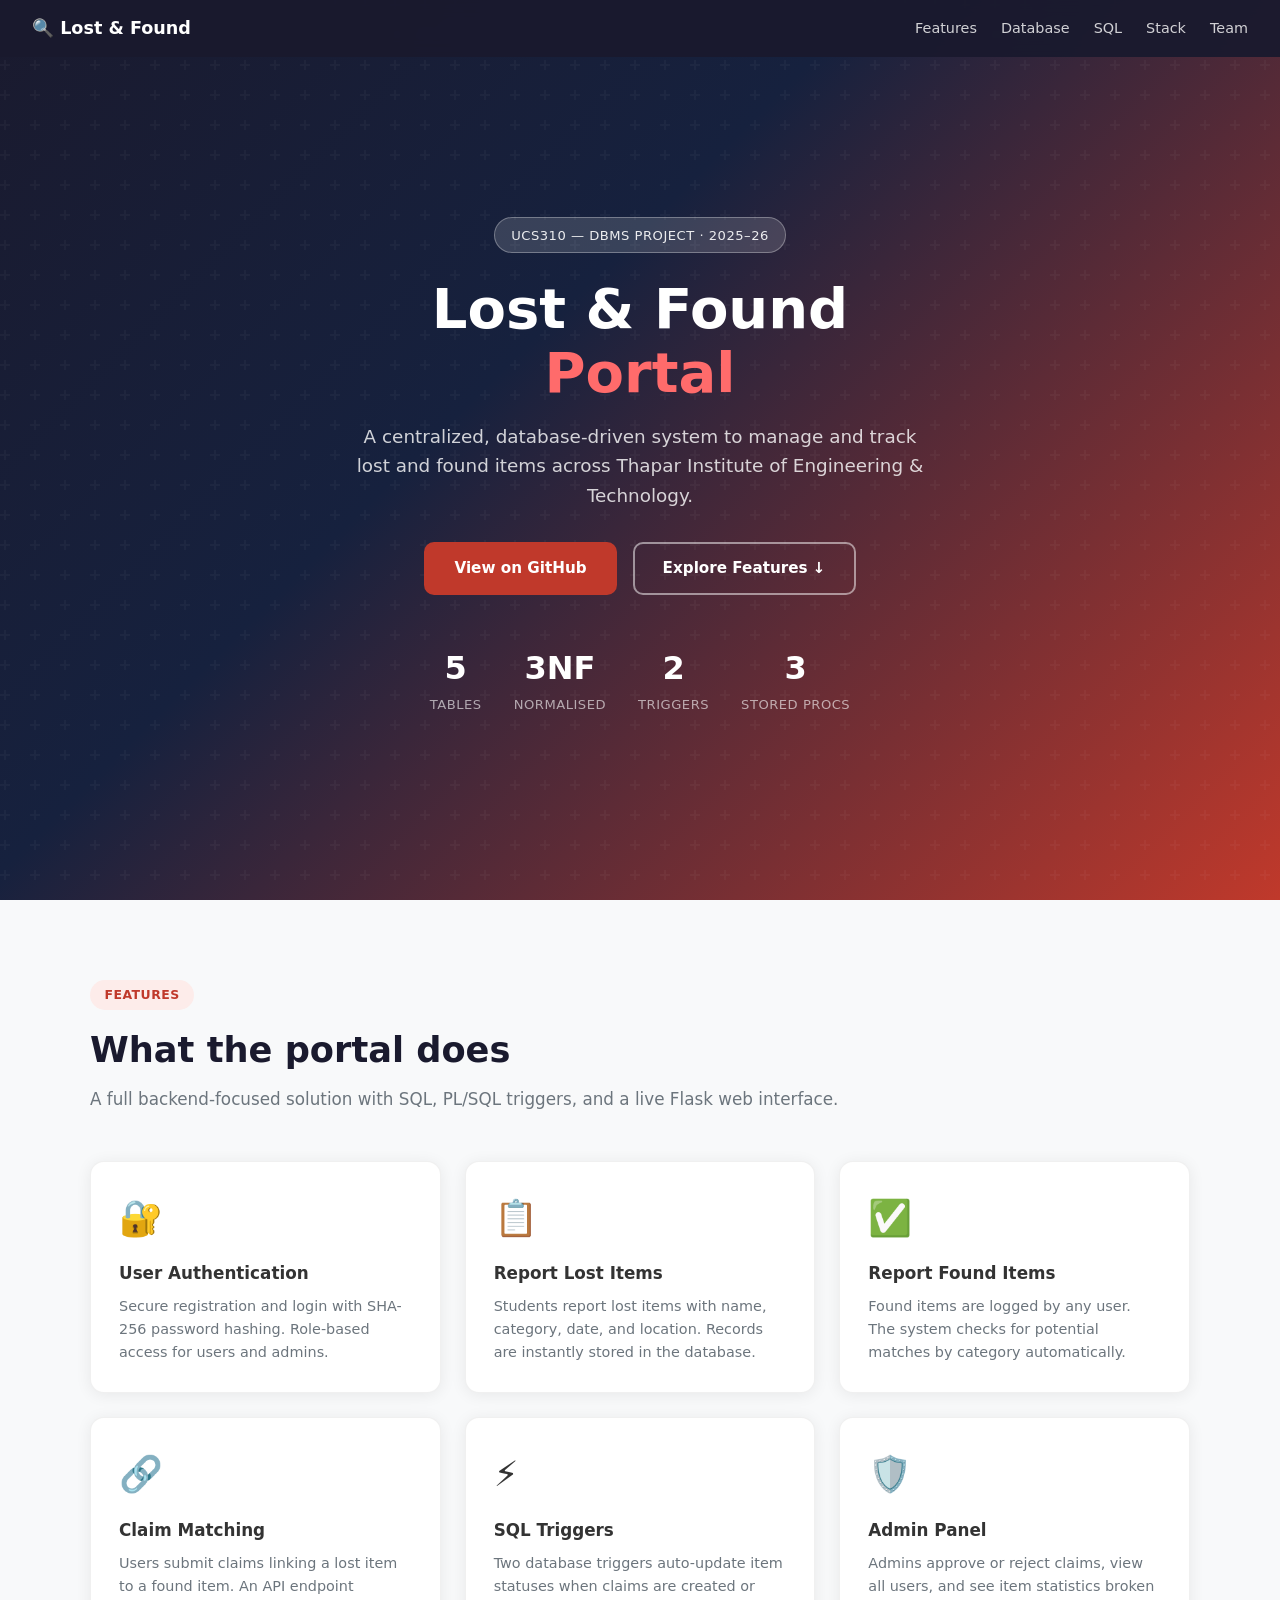
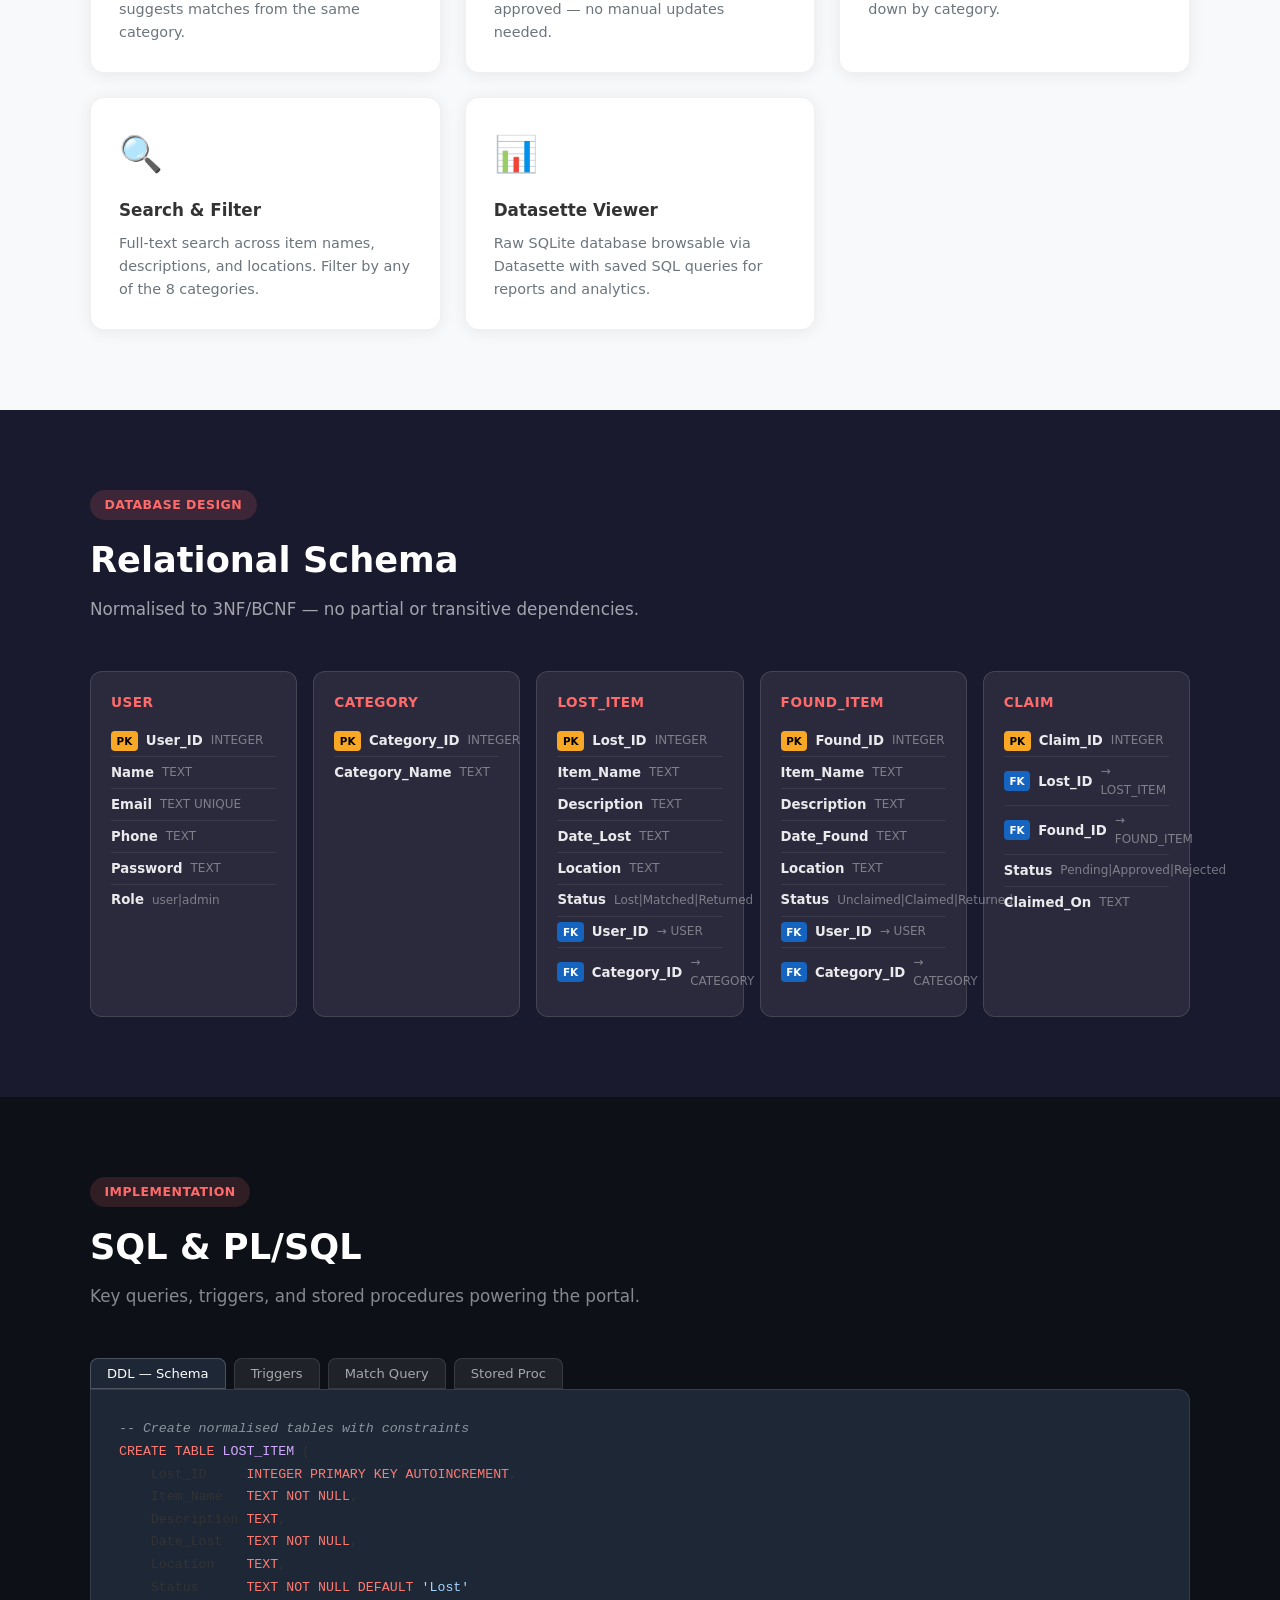
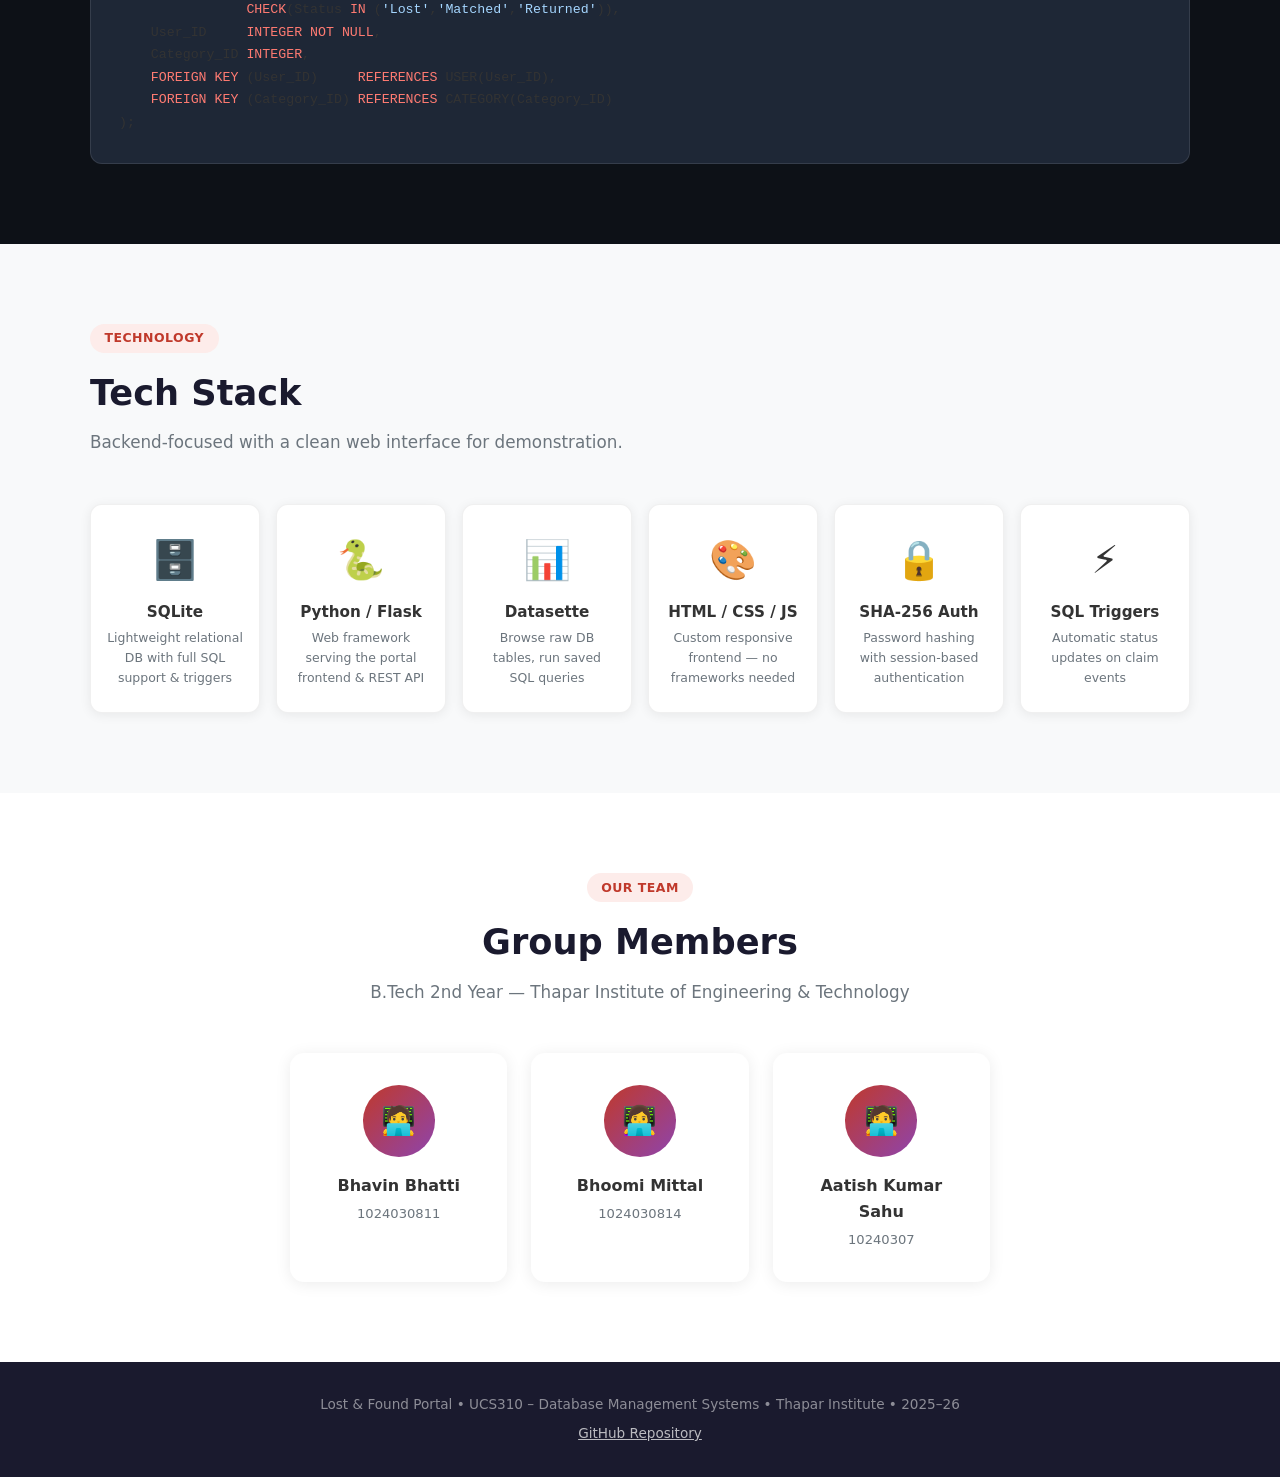
<file: docs/index.html>
<!DOCTYPE html>
<html lang="en">
<head>
  <meta charset="UTF-8"/>
  <meta name="viewport" content="width=device-width, initial-scale=1"/>
  <title>Lost & Found Portal — TIET DBMS Project</title>
  <style>
    *, *::before, *::after { box-sizing: border-box; margin: 0; padding: 0; }

    :root {
      --red: #c0392b;
      --red-light: #e74c3c;
      --green: #27ae60;
      --blue: #2980b9;
      --dark: #1a1a2e;
      --card-bg: #ffffff;
      --gray: #6c757d;
      --light: #f8f9fa;
    }

    html { scroll-behavior: smooth; }

    body {
      font-family: 'Segoe UI', system-ui, -apple-system, sans-serif;
      background: var(--light);
      color: #333;
      line-height: 1.6;
    }

    /* NAV */
    nav {
      position: fixed; top: 0; left: 0; right: 0; z-index: 100;
      background: rgba(26,26,46,.95);
      backdrop-filter: blur(8px);
      display: flex; align-items: center; justify-content: space-between;
      padding: .9rem 2rem;
    }
    .nav-brand { color: #fff; font-weight: 800; font-size: 1.1rem; text-decoration: none; display: flex; align-items: center; gap: .5rem; }
    .nav-links { display: flex; gap: 1.5rem; }
    .nav-links a { color: rgba(255,255,255,.8); text-decoration: none; font-size: .9rem; transition: color .2s; }
    .nav-links a:hover { color: #fff; }

    /* HERO */
    .hero {
      min-height: 100vh;
      background: linear-gradient(135deg, #1a1a2e 0%, #16213e 40%, #c0392b 100%);
      display: flex; align-items: center; justify-content: center;
      text-align: center;
      padding: 6rem 2rem 4rem;
      position: relative;
      overflow: hidden;
    }
    .hero::before {
      content: '';
      position: absolute; inset: 0;
      background: url("data:image/svg+xml,%3Csvg width='60' height='60' viewBox='0 0 60 60' xmlns='http://www.w3.org/2000/svg'%3E%3Cg fill='none' fill-rule='evenodd'%3E%3Cg fill='%23ffffff' fill-opacity='0.03'%3E%3Cpath d='M36 34v-4h-2v4h-4v2h4v4h2v-4h4v-2h-4zm0-30V0h-2v4h-4v2h4v4h2V6h4V4h-4zM6 34v-4H4v4H0v2h4v4h2v-4h4v-2H6zM6 4V0H4v4H0v2h4v4h2V6h4V4H6z'/%3E%3C/g%3E%3C/g%3E%3C/svg%3E");
    }
    .hero-content { position: relative; max-width: 800px; }
    .hero-badge {
      display: inline-block;
      background: rgba(255,255,255,.15);
      border: 1px solid rgba(255,255,255,.3);
      color: rgba(255,255,255,.9);
      padding: .4rem 1rem;
      border-radius: 999px;
      font-size: .82rem;
      letter-spacing: .5px;
      text-transform: uppercase;
      margin-bottom: 1.5rem;
    }
    .hero h1 {
      color: #fff;
      font-size: clamp(2.2rem, 5vw, 3.5rem);
      font-weight: 900;
      line-height: 1.15;
      margin-bottom: 1rem;
    }
    .hero h1 span { color: #ff6b6b; }
    .hero p {
      color: rgba(255,255,255,.8);
      font-size: 1.15rem;
      max-width: 580px;
      margin: 0 auto 2rem;
    }
    .hero-cta { display: flex; gap: 1rem; justify-content: center; flex-wrap: wrap; }
    .btn {
      display: inline-flex; align-items: center; gap: .5rem;
      padding: .75rem 1.75rem;
      border-radius: 10px;
      font-size: .95rem;
      font-weight: 700;
      text-decoration: none;
      transition: all .2s;
      border: 2px solid transparent;
    }
    .btn-primary { background: var(--red); color: #fff; border-color: var(--red); }
    .btn-primary:hover { background: #a93226; }
    .btn-outline { background: transparent; color: #fff; border-color: rgba(255,255,255,.5); }
    .btn-outline:hover { background: rgba(255,255,255,.1); }

    .hero-stats {
      display: flex; gap: 2rem; justify-content: center; flex-wrap: wrap;
      margin-top: 3rem;
    }
    .hero-stat { text-align: center; }
    .hero-stat .num { color: #fff; font-size: 2rem; font-weight: 900; }
    .hero-stat .lbl { color: rgba(255,255,255,.6); font-size: .82rem; text-transform: uppercase; letter-spacing: .5px; }

    /* SECTION */
    section { padding: 5rem 2rem; }
    .container { max-width: 1100px; margin: 0 auto; }
    .section-label {
      display: inline-block;
      background: #fdecea;
      color: var(--red);
      padding: .3rem .9rem;
      border-radius: 999px;
      font-size: .78rem;
      font-weight: 700;
      text-transform: uppercase;
      letter-spacing: .5px;
      margin-bottom: .75rem;
    }
    h2 { font-size: clamp(1.6rem, 3vw, 2.2rem); font-weight: 800; margin-bottom: .5rem; color: var(--dark); }
    .subtitle { color: var(--gray); margin-bottom: 3rem; font-size: 1.05rem; }

    /* FEATURES */
    .features-grid {
      display: grid;
      grid-template-columns: repeat(auto-fill, minmax(280px, 1fr));
      gap: 1.5rem;
    }
    .feature-card {
      background: var(--card-bg);
      border-radius: 14px;
      padding: 1.75rem;
      box-shadow: 0 2px 16px rgba(0,0,0,.07);
      border: 1px solid rgba(0,0,0,.06);
      transition: transform .2s, box-shadow .2s;
    }
    .feature-card:hover { transform: translateY(-4px); box-shadow: 0 8px 32px rgba(0,0,0,.12); }
    .feature-icon { font-size: 2.2rem; margin-bottom: .9rem; }
    .feature-card h3 { font-size: 1.05rem; font-weight: 700; margin-bottom: .5rem; }
    .feature-card p { color: var(--gray); font-size: .9rem; }

    /* DB SCHEMA */
    .schema-section { background: var(--dark); color: #fff; }
    .schema-section h2 { color: #fff; }
    .schema-section .subtitle { color: rgba(255,255,255,.6); }
    .tables-grid {
      display: grid;
      grid-template-columns: repeat(auto-fill, minmax(200px, 1fr));
      gap: 1rem;
    }
    .table-card {
      background: rgba(255,255,255,.07);
      border: 1px solid rgba(255,255,255,.12);
      border-radius: 12px;
      padding: 1.25rem;
    }
    .table-card h4 {
      color: #ff6b6b;
      font-size: .85rem;
      text-transform: uppercase;
      letter-spacing: .5px;
      margin-bottom: .75rem;
      font-weight: 700;
    }
    .field {
      display: flex;
      align-items: center;
      gap: .5rem;
      padding: .3rem 0;
      border-bottom: 1px solid rgba(255,255,255,.07);
      font-size: .83rem;
    }
    .field:last-child { border: none; }
    .field-name { color: rgba(255,255,255,.9); font-weight: 600; }
    .field-type { color: rgba(255,255,255,.4); font-size: .75rem; }
    .pk  { background: #f9a825; color: #000; padding: .1rem .35rem; border-radius: 4px; font-size: .65rem; font-weight: 800; }
    .fk  { background: #1565c0; color: #fff; padding: .1rem .35rem; border-radius: 4px; font-size: .65rem; font-weight: 800; }

    /* TECH STACK */
    .stack-grid {
      display: grid;
      grid-template-columns: repeat(auto-fill, minmax(160px, 1fr));
      gap: 1rem;
    }
    .stack-card {
      background: var(--card-bg);
      border-radius: 12px;
      padding: 1.5rem 1rem;
      text-align: center;
      box-shadow: 0 2px 12px rgba(0,0,0,.07);
      border: 1px solid rgba(0,0,0,.06);
    }
    .stack-icon { font-size: 2.4rem; margin-bottom: .6rem; }
    .stack-card h4 { font-size: .95rem; font-weight: 700; margin-bottom: .2rem; }
    .stack-card p { font-size: .78rem; color: var(--gray); }

    /* SQL SNIPPET */
    .sql-section { background: #0d1117; }
    .sql-section h2 { color: #fff; }
    .sql-section .subtitle { color: rgba(255,255,255,.5); }
    .sql-section .section-label { background: rgba(255,107,107,.15); color: #ff6b6b; }
    .code-tabs { display: flex; gap: .5rem; margin-bottom: 0; flex-wrap: wrap; }
    .tab-btn {
      background: rgba(255,255,255,.08);
      color: rgba(255,255,255,.6);
      border: 1px solid rgba(255,255,255,.1);
      padding: .45rem 1rem;
      border-radius: 8px 8px 0 0;
      font-size: .82rem;
      cursor: pointer;
      font-family: inherit;
      transition: all .15s;
    }
    .tab-btn.active { background: #1e2736; color: #fff; border-color: rgba(255,255,255,.2); }
    .code-block {
      background: #1e2736;
      border: 1px solid rgba(255,255,255,.1);
      border-radius: 0 12px 12px 12px;
      padding: 1.75rem;
      overflow-x: auto;
      display: none;
    }
    .code-block.active { display: block; }
    pre { font-family: 'Cascadia Code', 'Fira Code', monospace; font-size: .83rem; line-height: 1.7; }
    .kw  { color: #ff7b72; }
    .fn  { color: #d2a8ff; }
    .str { color: #a5d6ff; }
    .cm  { color: #8b949e; font-style: italic; }
    .num { color: #79c0ff; }

    /* TEAM */
    .team-grid {
      display: grid;
      grid-template-columns: repeat(3, 1fr);
      gap: 1.5rem;
      max-width: 700px;
      margin: 0 auto;
    }
    @media (max-width: 600px) { .team-grid { grid-template-columns: 1fr; } }
    .team-card {
      background: var(--card-bg);
      border-radius: 14px;
      padding: 2rem 1.5rem;
      text-align: center;
      box-shadow: 0 2px 16px rgba(0,0,0,.08);
    }
    .team-avatar {
      width: 72px; height: 72px;
      border-radius: 50%;
      background: linear-gradient(135deg, var(--red), #8e44ad);
      display: flex; align-items: center; justify-content: center;
      font-size: 1.75rem;
      margin: 0 auto 1rem;
    }
    .team-card h4 { font-size: 1rem; font-weight: 700; margin-bottom: .25rem; }
    .team-card .roll { color: var(--gray); font-size: .82rem; }

    /* FOOTER */
    footer {
      background: var(--dark);
      color: rgba(255,255,255,.5);
      text-align: center;
      padding: 2rem;
      font-size: .85rem;
    }
    footer a { color: rgba(255,255,255,.7); }

    @media (max-width: 768px) {
      nav { padding: .75rem 1rem; }
      .nav-links { display: none; }
      section { padding: 3.5rem 1.25rem; }
    }
  </style>
</head>
<body>

<!-- NAV -->
<nav>
  <a class="nav-brand" href="#">🔍 Lost &amp; Found</a>
  <div class="nav-links">
    <a href="#features">Features</a>
    <a href="#schema">Database</a>
    <a href="#sql">SQL</a>
    <a href="#stack">Stack</a>
    <a href="#team">Team</a>
  </div>
</nav>

<!-- HERO -->
<section class="hero">
  <div class="hero-content">
    <div class="hero-badge">UCS310 — DBMS Project · 2025–26</div>
    <h1>Lost &amp; Found<br/><span>Portal</span></h1>
    <p>A centralized, database-driven system to manage and track lost and found items across Thapar Institute of Engineering &amp; Technology.</p>
    <div class="hero-cta">
      <a href="https://github.com/SomaxSoma/bhavin-db" class="btn btn-primary">View on GitHub</a>
      <a href="#features" class="btn btn-outline">Explore Features ↓</a>
    </div>
    <div class="hero-stats">
      <div class="hero-stat"><div class="num">5</div><div class="lbl">Tables</div></div>
      <div class="hero-stat"><div class="num">3NF</div><div class="lbl">Normalised</div></div>
      <div class="hero-stat"><div class="num">2</div><div class="lbl">Triggers</div></div>
      <div class="hero-stat"><div class="num">3</div><div class="lbl">Stored Procs</div></div>
    </div>
  </div>
</section>

<!-- FEATURES -->
<section id="features">
  <div class="container">
    <div class="section-label">Features</div>
    <h2>What the portal does</h2>
    <p class="subtitle">A full backend-focused solution with SQL, PL/SQL triggers, and a live Flask web interface.</p>
    <div class="features-grid">
      <div class="feature-card">
        <div class="feature-icon">🔐</div>
        <h3>User Authentication</h3>
        <p>Secure registration and login with SHA-256 password hashing. Role-based access for users and admins.</p>
      </div>
      <div class="feature-card">
        <div class="feature-icon">📋</div>
        <h3>Report Lost Items</h3>
        <p>Students report lost items with name, category, date, and location. Records are instantly stored in the database.</p>
      </div>
      <div class="feature-card">
        <div class="feature-icon">✅</div>
        <h3>Report Found Items</h3>
        <p>Found items are logged by any user. The system checks for potential matches by category automatically.</p>
      </div>
      <div class="feature-card">
        <div class="feature-icon">🔗</div>
        <h3>Claim Matching</h3>
        <p>Users submit claims linking a lost item to a found item. An API endpoint suggests matches from the same category.</p>
      </div>
      <div class="feature-card">
        <div class="feature-icon">⚡</div>
        <h3>SQL Triggers</h3>
        <p>Two database triggers auto-update item statuses when claims are created or approved — no manual updates needed.</p>
      </div>
      <div class="feature-card">
        <div class="feature-icon">🛡️</div>
        <h3>Admin Panel</h3>
        <p>Admins approve or reject claims, view all users, and see item statistics broken down by category.</p>
      </div>
      <div class="feature-card">
        <div class="feature-icon">🔍</div>
        <h3>Search &amp; Filter</h3>
        <p>Full-text search across item names, descriptions, and locations. Filter by any of the 8 categories.</p>
      </div>
      <div class="feature-card">
        <div class="feature-icon">📊</div>
        <h3>Datasette Viewer</h3>
        <p>Raw SQLite database browsable via Datasette with saved SQL queries for reports and analytics.</p>
      </div>
    </div>
  </div>
</section>

<!-- DB SCHEMA -->
<section id="schema" class="schema-section">
  <div class="container">
    <div class="section-label" style="background:rgba(255,107,107,.15);color:#ff6b6b">Database Design</div>
    <h2>Relational Schema</h2>
    <p class="subtitle">Normalised to 3NF/BCNF — no partial or transitive dependencies.</p>
    <div class="tables-grid">
      <div class="table-card">
        <h4>USER</h4>
        <div class="field"><span class="pk">PK</span><span class="field-name">User_ID</span><span class="field-type">INTEGER</span></div>
        <div class="field"><span class="field-name">Name</span><span class="field-type">TEXT</span></div>
        <div class="field"><span class="field-name">Email</span><span class="field-type">TEXT UNIQUE</span></div>
        <div class="field"><span class="field-name">Phone</span><span class="field-type">TEXT</span></div>
        <div class="field"><span class="field-name">Password</span><span class="field-type">TEXT</span></div>
        <div class="field"><span class="field-name">Role</span><span class="field-type">user|admin</span></div>
      </div>
      <div class="table-card">
        <h4>CATEGORY</h4>
        <div class="field"><span class="pk">PK</span><span class="field-name">Category_ID</span><span class="field-type">INTEGER</span></div>
        <div class="field"><span class="field-name">Category_Name</span><span class="field-type">TEXT</span></div>
      </div>
      <div class="table-card">
        <h4>LOST_ITEM</h4>
        <div class="field"><span class="pk">PK</span><span class="field-name">Lost_ID</span><span class="field-type">INTEGER</span></div>
        <div class="field"><span class="field-name">Item_Name</span><span class="field-type">TEXT</span></div>
        <div class="field"><span class="field-name">Description</span><span class="field-type">TEXT</span></div>
        <div class="field"><span class="field-name">Date_Lost</span><span class="field-type">TEXT</span></div>
        <div class="field"><span class="field-name">Location</span><span class="field-type">TEXT</span></div>
        <div class="field"><span class="field-name">Status</span><span class="field-type">Lost|Matched|Returned</span></div>
        <div class="field"><span class="fk">FK</span><span class="field-name">User_ID</span><span class="field-type">→ USER</span></div>
        <div class="field"><span class="fk">FK</span><span class="field-name">Category_ID</span><span class="field-type">→ CATEGORY</span></div>
      </div>
      <div class="table-card">
        <h4>FOUND_ITEM</h4>
        <div class="field"><span class="pk">PK</span><span class="field-name">Found_ID</span><span class="field-type">INTEGER</span></div>
        <div class="field"><span class="field-name">Item_Name</span><span class="field-type">TEXT</span></div>
        <div class="field"><span class="field-name">Description</span><span class="field-type">TEXT</span></div>
        <div class="field"><span class="field-name">Date_Found</span><span class="field-type">TEXT</span></div>
        <div class="field"><span class="field-name">Location</span><span class="field-type">TEXT</span></div>
        <div class="field"><span class="field-name">Status</span><span class="field-type">Unclaimed|Claimed|Returned</span></div>
        <div class="field"><span class="fk">FK</span><span class="field-name">User_ID</span><span class="field-type">→ USER</span></div>
        <div class="field"><span class="fk">FK</span><span class="field-name">Category_ID</span><span class="field-type">→ CATEGORY</span></div>
      </div>
      <div class="table-card">
        <h4>CLAIM</h4>
        <div class="field"><span class="pk">PK</span><span class="field-name">Claim_ID</span><span class="field-type">INTEGER</span></div>
        <div class="field"><span class="fk">FK</span><span class="field-name">Lost_ID</span><span class="field-type">→ LOST_ITEM</span></div>
        <div class="field"><span class="fk">FK</span><span class="field-name">Found_ID</span><span class="field-type">→ FOUND_ITEM</span></div>
        <div class="field"><span class="field-name">Status</span><span class="field-type">Pending|Approved|Rejected</span></div>
        <div class="field"><span class="field-name">Claimed_On</span><span class="field-type">TEXT</span></div>
      </div>
    </div>
  </div>
</section>

<!-- SQL SNIPPETS -->
<section id="sql" class="sql-section">
  <div class="container">
    <div class="section-label">Implementation</div>
    <h2 style="color:#fff">SQL &amp; PL/SQL</h2>
    <p class="subtitle">Key queries, triggers, and stored procedures powering the portal.</p>
    <div class="code-tabs">
      <button class="tab-btn active" onclick="showTab('ddl')">DDL — Schema</button>
      <button class="tab-btn" onclick="showTab('trigger')">Triggers</button>
      <button class="tab-btn" onclick="showTab('match')">Match Query</button>
      <button class="tab-btn" onclick="showTab('proc')">Stored Proc</button>
    </div>
    <div id="ddl" class="code-block active"><pre><span class="cm">-- Create normalised tables with constraints</span>
<span class="kw">CREATE TABLE</span> <span class="fn">LOST_ITEM</span> (
    Lost_ID     <span class="kw">INTEGER PRIMARY KEY AUTOINCREMENT</span>,
    Item_Name   <span class="kw">TEXT NOT NULL</span>,
    Description <span class="kw">TEXT</span>,
    Date_Lost   <span class="kw">TEXT NOT NULL</span>,
    Location    <span class="kw">TEXT</span>,
    Status      <span class="kw">TEXT NOT NULL DEFAULT</span> <span class="str">'Lost'</span>
                <span class="kw">CHECK</span>(Status <span class="kw">IN</span> (<span class="str">'Lost'</span>,<span class="str">'Matched'</span>,<span class="str">'Returned'</span>)),
    User_ID     <span class="kw">INTEGER NOT NULL</span>,
    Category_ID <span class="kw">INTEGER</span>,
    <span class="kw">FOREIGN KEY</span> (User_ID)     <span class="kw">REFERENCES</span> USER(User_ID),
    <span class="kw">FOREIGN KEY</span> (Category_ID) <span class="kw">REFERENCES</span> CATEGORY(Category_ID)
);</pre></div>
    <div id="trigger" class="code-block"><pre><span class="cm">-- Trigger 1: Mark items Matched/Claimed when a claim is submitted</span>
<span class="kw">CREATE TRIGGER</span> <span class="fn">trg_claim_pending</span>
<span class="kw">AFTER INSERT ON</span> CLAIM
<span class="kw">BEGIN</span>
    <span class="kw">UPDATE</span> LOST_ITEM  <span class="kw">SET</span> Status = <span class="str">'Matched'</span>
        <span class="kw">WHERE</span> Lost_ID  = NEW.Lost_ID;
    <span class="kw">UPDATE</span> FOUND_ITEM <span class="kw">SET</span> Status = <span class="str">'Claimed'</span>
        <span class="kw">WHERE</span> Found_ID = NEW.Found_ID;
<span class="kw">END</span>;

<span class="cm">-- Trigger 2: Mark both items Returned when claim is Approved</span>
<span class="kw">CREATE TRIGGER</span> <span class="fn">trg_claim_approved</span>
<span class="kw">AFTER UPDATE OF</span> Status <span class="kw">ON</span> CLAIM
<span class="kw">WHEN</span> NEW.Status = <span class="str">'Approved'</span>
<span class="kw">BEGIN</span>
    <span class="kw">UPDATE</span> LOST_ITEM  <span class="kw">SET</span> Status = <span class="str">'Returned'</span>
        <span class="kw">WHERE</span> Lost_ID  = NEW.Lost_ID;
    <span class="kw">UPDATE</span> FOUND_ITEM <span class="kw">SET</span> Status = <span class="str">'Returned'</span>
        <span class="kw">WHERE</span> Found_ID = NEW.Found_ID;
<span class="kw">END</span>;</pre></div>
    <div id="match" class="code-block"><pre><span class="cm">-- Find potential matches for a lost item (same category)</span>
<span class="kw">SELECT</span>
    f.Found_ID,
    f.Item_Name,
    f.Description,
    f.Date_Found,
    f.Location,
    c.Category_Name,
    u.Name <span class="kw">AS</span> Found_By
<span class="kw">FROM</span> FOUND_ITEM f
<span class="kw">LEFT JOIN</span> CATEGORY c <span class="kw">ON</span> f.Category_ID = c.Category_ID
<span class="kw">JOIN</span>      USER u      <span class="kw">ON</span> f.User_ID     = u.User_ID
<span class="kw">WHERE</span>
    f.Category_ID = (
        <span class="kw">SELECT</span> Category_ID <span class="kw">FROM</span> LOST_ITEM
        <span class="kw">WHERE</span> Lost_ID = <span class="num">:lost_id</span>
    )
    <span class="kw">AND</span> f.Status = <span class="str">'Unclaimed'</span>
<span class="kw">ORDER BY</span> f.Date_Found <span class="kw">DESC</span>;</pre></div>
    <div id="proc" class="code-block"><pre><span class="cm">-- Stored procedure: Add a new lost item (PL/SQL style)</span>
<span class="kw">CREATE PROCEDURE</span> <span class="fn">Add_Lost_Item</span> (
    p_item_name   <span class="kw">TEXT</span>,
    p_description <span class="kw">TEXT</span>,
    p_date_lost   <span class="kw">TEXT</span>,
    p_location    <span class="kw">TEXT</span>,
    p_user_id     <span class="kw">INTEGER</span>,
    p_category_id <span class="kw">INTEGER</span>
)
<span class="kw">BEGIN</span>
    <span class="cm">-- Validate user exists</span>
    <span class="kw">IF NOT EXISTS</span> (
        <span class="kw">SELECT</span> <span class="num">1</span> <span class="kw">FROM</span> USER <span class="kw">WHERE</span> User_ID = p_user_id
    ) <span class="kw">THEN</span>
        <span class="fn">SIGNAL</span> SQLSTATE <span class="str">'45000'</span>
            <span class="kw">SET</span> MESSAGE_TEXT = <span class="str">'Invalid user ID'</span>;
    <span class="kw">END IF</span>;

    <span class="kw">INSERT INTO</span> LOST_ITEM
        (Item_Name, Description, Date_Lost, Location, User_ID, Category_ID)
    <span class="kw">VALUES</span>
        (p_item_name, p_description, p_date_lost, p_location,
         p_user_id, p_category_id);
<span class="kw">END</span>;</pre></div>
  </div>
</section>

<!-- TECH STACK -->
<section id="stack">
  <div class="container">
    <div class="section-label">Technology</div>
    <h2>Tech Stack</h2>
    <p class="subtitle">Backend-focused with a clean web interface for demonstration.</p>
    <div class="stack-grid">
      <div class="stack-card">
        <div class="stack-icon">🗄️</div>
        <h4>SQLite</h4>
        <p>Lightweight relational DB with full SQL support &amp; triggers</p>
      </div>
      <div class="stack-card">
        <div class="stack-icon">🐍</div>
        <h4>Python / Flask</h4>
        <p>Web framework serving the portal frontend &amp; REST API</p>
      </div>
      <div class="stack-card">
        <div class="stack-icon">📊</div>
        <h4>Datasette</h4>
        <p>Browse raw DB tables, run saved SQL queries</p>
      </div>
      <div class="stack-card">
        <div class="stack-icon">🎨</div>
        <h4>HTML / CSS / JS</h4>
        <p>Custom responsive frontend — no frameworks needed</p>
      </div>
      <div class="stack-card">
        <div class="stack-icon">🔒</div>
        <h4>SHA-256 Auth</h4>
        <p>Password hashing with session-based authentication</p>
      </div>
      <div class="stack-card">
        <div class="stack-icon">⚡</div>
        <h4>SQL Triggers</h4>
        <p>Automatic status updates on claim events</p>
      </div>
    </div>
  </div>
</section>

<!-- TEAM -->
<section id="team" style="background:#fff">
  <div class="container" style="text-align:center">
    <div class="section-label">Our Team</div>
    <h2>Group Members</h2>
    <p class="subtitle">B.Tech 2nd Year — Thapar Institute of Engineering &amp; Technology</p>
    <div class="team-grid">
      <div class="team-card">
        <div class="team-avatar">🧑‍💻</div>
        <h4>Bhavin Bhatti</h4>
        <div class="roll">1024030811</div>
      </div>
      <div class="team-card">
        <div class="team-avatar">👩‍💻</div>
        <h4>Bhoomi Mittal</h4>
        <div class="roll">1024030814</div>
      </div>
      <div class="team-card">
        <div class="team-avatar">🧑‍💻</div>
        <h4>Aatish Kumar Sahu</h4>
        <div class="roll">10240307</div>
      </div>
    </div>
  </div>
</section>

<!-- FOOTER -->
<footer>
  <p>Lost &amp; Found Portal &bull; UCS310 – Database Management Systems &bull; Thapar Institute &bull; 2025–26</p>
  <p style="margin-top:.5rem"><a href="https://github.com/SomaxSoma/bhavin-db">GitHub Repository</a></p>
</footer>

<script>
function showTab(id) {
  document.querySelectorAll('.code-block').forEach(el => el.classList.remove('active'));
  document.querySelectorAll('.tab-btn').forEach(el => el.classList.remove('active'));
  document.getElementById(id).classList.add('active');
  event.target.classList.add('active');
}
</script>
</body>
</html>
</file>
